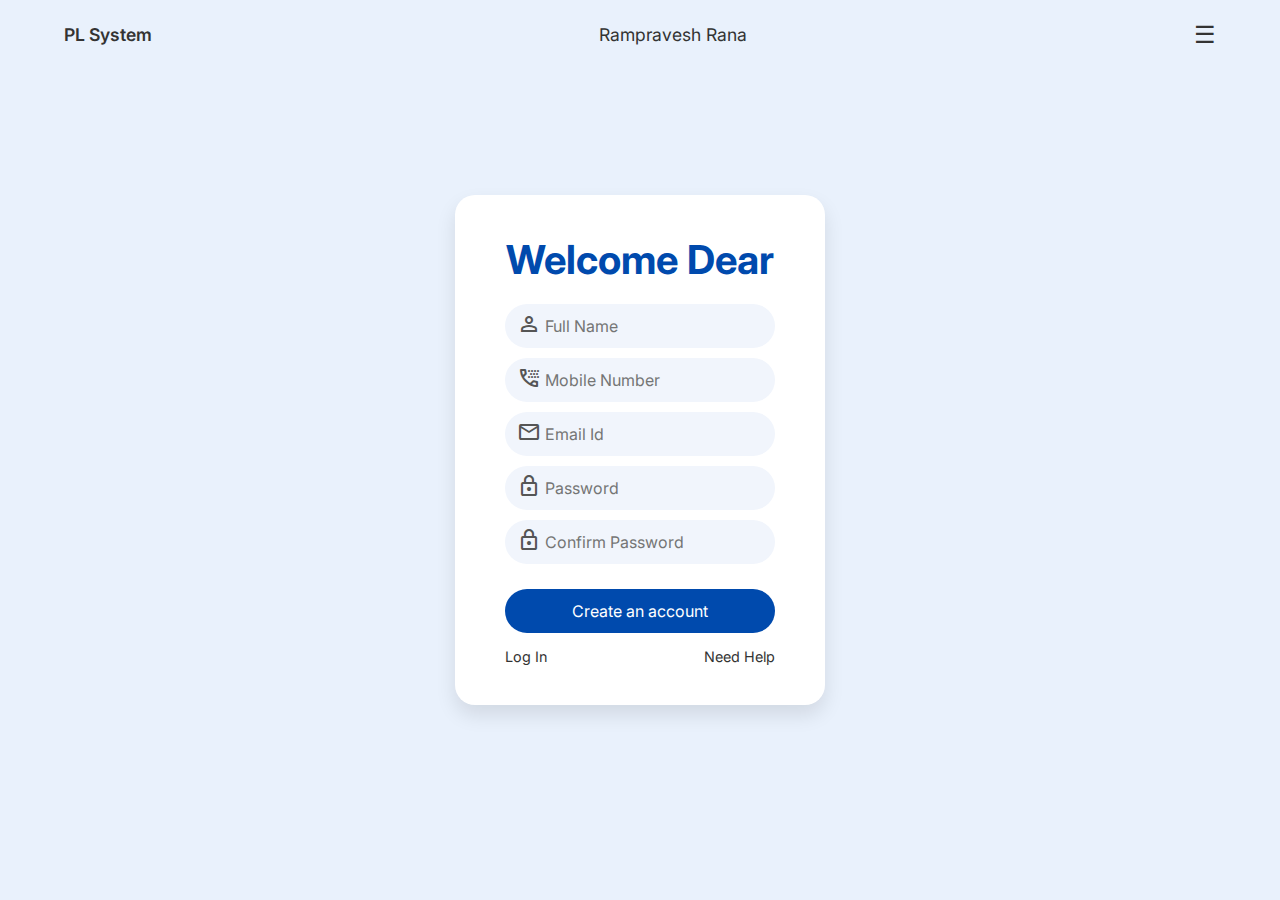
<file: index.html>
<!DOCTYPE html>
<html lang="en">
<head>
  <meta charset="UTF-8">
  <meta name="viewport" content="width=device-width, initial-scale=1.0">
  <title>Sign Up - PL System</title>
  <link rel="stylesheet" href="https://fonts.googleapis.com/css2?family=Material+Symbols+Outlined:opsz,wght,FILL,GRAD@48,400,0,0&family=Material+Symbols+Rounded:opsz,wght,FILL,GRAD@48,400,1,0" />
  <link rel="stylesheet" href="Style-Page/style.css">
</head>

<body>
  <header>
    <div class="logo">PL System</div>
    <div>Rampravesh Rana</div>
    <div class="menu-icon">&#9776;</div>
  </header>

  <form action="" onsubmit="return validateForm()">
    <div class="login-container">
      <div class="logo-icon">Welcome Dear</div>

      <div class="input-field">
        <span id="input-logo" class="material-symbols-outlined">person</span>
        <input type="text" name="fullName" placeholder="Full Name" required>
      </div>

      <div class="input-field">
        <span id="input-logo" class="material-symbols-outlined">tty</span>
        <input type="tel" name="mobileNumber" id="mobile" maxlength="10" placeholder="Mobile Number" required>
      </div>

      <div class="input-field">
        <span id="input-logo" class="material-symbols-outlined">mail</span>
        <input type="text" name="gmailId" id="email" placeholder="Email Id" required>
      </div>

      <div class="input-field">
        <span id="input-logo" class="material-symbols-outlined">lock</span>
        <input type="text" name="password" id="password" placeholder="Password" required>
      </div>

      <div class="input-field">
        <span id="input-logo" class="material-symbols-outlined">lock</span>
        <input type="password" name="confirmPassword" id="confirmPassword" placeholder="Confirm Password" required>
      </div>

      <button type="submit" class="button">Create an account</button>

      <div class="links">
        <a href="LogIn-Page/login.html">Log In</a>
        <a href="LogIn-Page/needHelp.html">Need Help</a>
      </div>
    </div>
  </form>
  
  <!-- External js page link -->
  <script src="Script-Page/validate.js"></script>

</body>
</html>
</file>
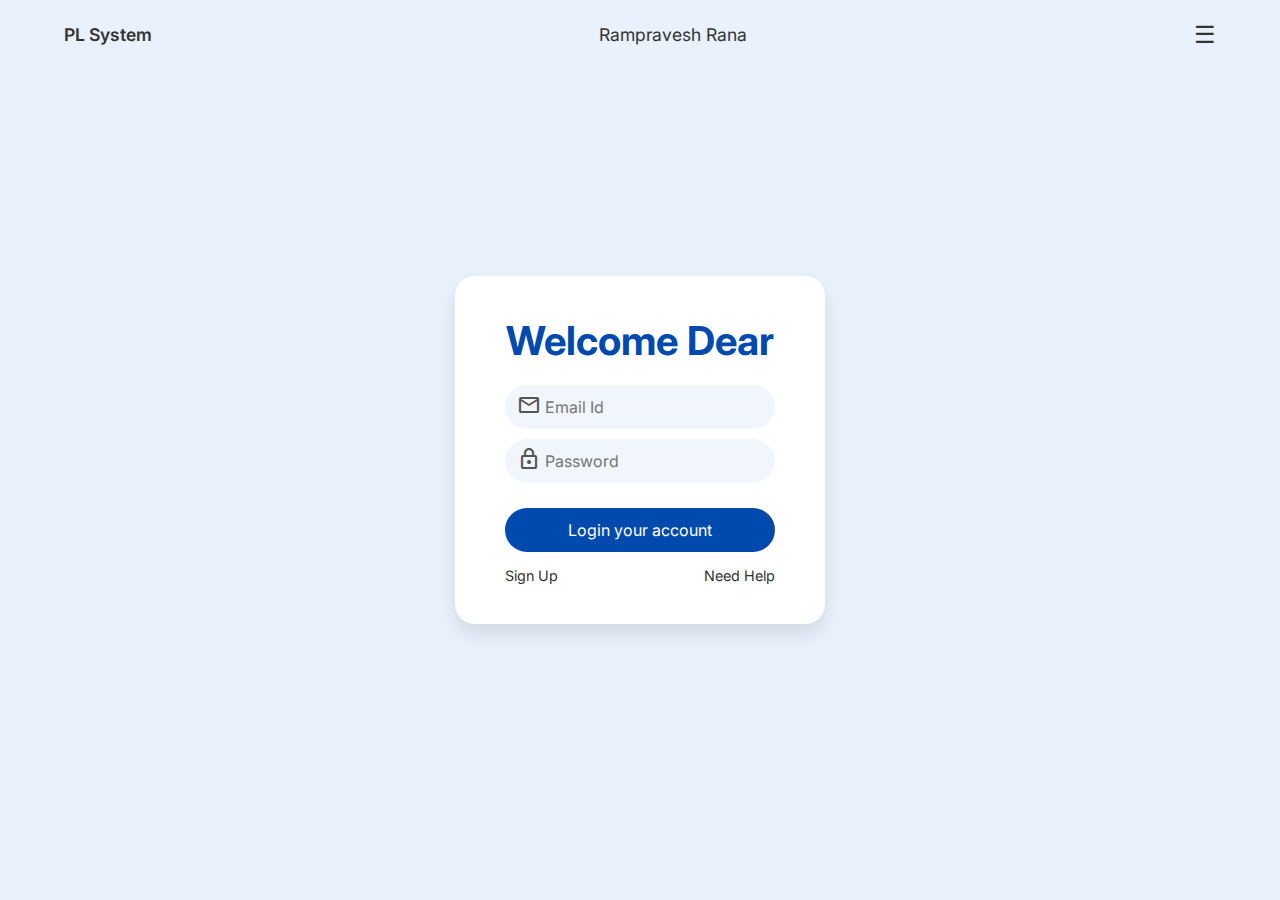
<file: LogIn Page/login.html>
<!DOCTYPE html>
<html lang="en">
<head>
  <meta charset="UTF-8">
  <meta name="viewport" content="width=device-width, initial-scale=1.0">
  <title>Log In - PL System</title>
  <link rel="stylesheet" href="https://fonts.googleapis.com/css2?family=Material+Symbols+Outlined:opsz,wght,FILL,GRAD@48,400,0,0&family=Material+Symbols+Rounded:opsz,wght,FILL,GRAD@48,400,1,0" />
  <link rel="stylesheet" href="/Style Page/style.css">
</head>

<body>
  <header>
    <div class="logo">PL System</div>
    <div>Rampravesh Rana</div>
    <div class="menu-icon">&#9776;</div>
  </header>

  <form action="" onsubmit="return validateForm()">
    <div class="login-container">
      <div class="logo-icon">Welcome Dear</div>

      <div class="input-field">
        <span id="input-logo" class="material-symbols-outlined">mail</span>
        <input type="text" name="gmailId" id="email" placeholder="Email Id" required>
      </div>

      <div class="input-field">
        <span id="input-logo" class="material-symbols-outlined">lock</span>
        <input type="text" name="password" id="password" placeholder="Password" required>
      </div>

      <button type="submit" class="button">Login your account</button>

      <div class="links">
        <a href="/index.html">Sign Up</a>
        <a href="needHelp.html">Need Help</a>
      </div>
    </div>
  </form>

  <script src="login.js"></script>
</body>
</html>
</file>
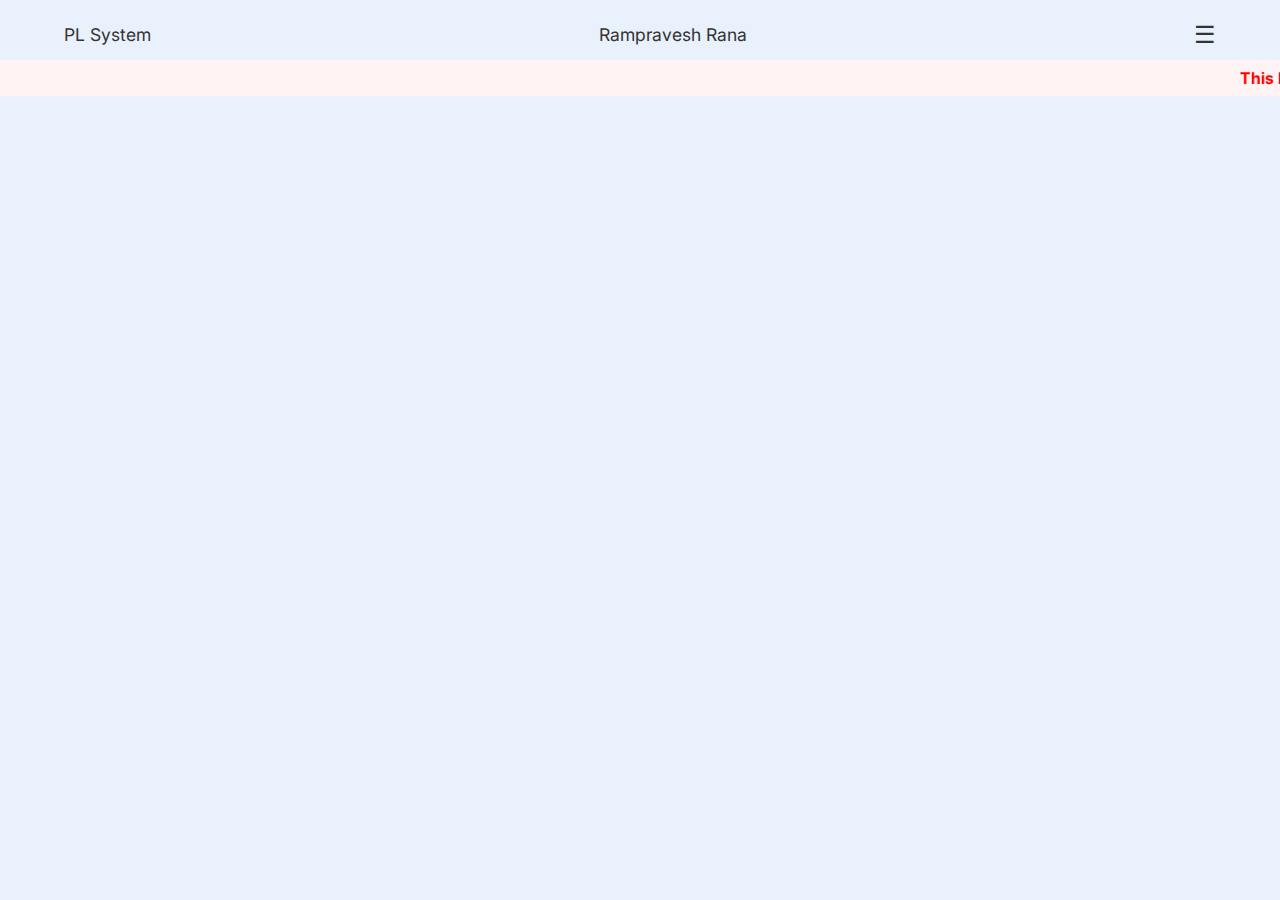
<file: LogIn Page/needHelp.html>
<!DOCTYPE html>
<html lang="en">
<head>
    <meta charset="UTF-8">
    <meta name="viewport" content="width=device-width, initial-scale=1.0">
    <title>Need Help - PL System</title>
    <link rel="stylesheet" href="https://fonts.googleapis.com/css2?family=Inter:ital,opsz,wght@0,14..32,100..900;1,14..32,100..900&family=Roboto:wght@100..900&display=swap">

    <style>
    * {
      margin: 0;
      padding: 0;
      box-sizing: border-box;
      font-family: "Inter", sans-serif;
    }

    body {
      background-color: #e9f1fc;
      display: flex;
      justify-content: center;
      align-items: center;
      height: 100vh;
      flex-direction: column;
    }

    header {
      position: absolute;
      top: 20px;
      width: 90%;
      display: flex;
      justify-content: space-between;
      align-items: center;
      font-size: 1.1rem;
      color: #333;
    }

    header .menu-icon {
      font-size: 1.5rem;
      cursor: pointer;
    }

    marquee {
        position: absolute;
        top: 60px;
        color: red;
        font-weight: bold;
        background: #fff3f3;
        padding: 8px;
    }

    </style>
</head>
<body>
    <header>
        <div class="logo">PL System</div>
        <div>Rampravesh Rana</div>
        <div class="menu-icon">&#9776;</div>
    </header>

    <marquee behavior="scroll" direction="left">This Page is under Development Phase.</marquee>

</body>
</html>
</file>
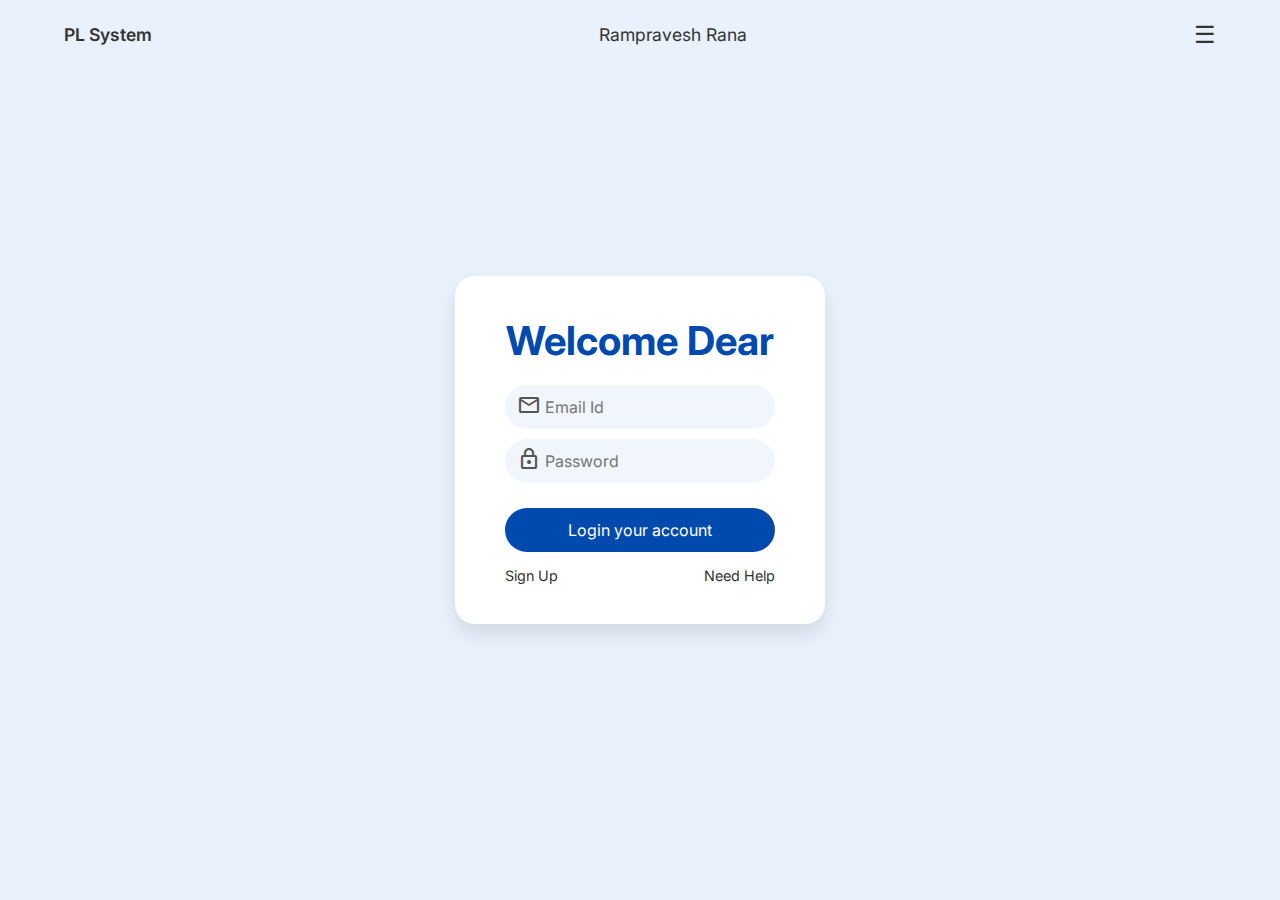
<file: LogIn-Page/login.html>
<!DOCTYPE html>
<html lang="en">
<head>
  <meta charset="UTF-8">
  <meta name="viewport" content="width=device-width, initial-scale=1.0">
  <title>Log In - PL System</title>
  <link rel="stylesheet" href="https://fonts.googleapis.com/css2?family=Material+Symbols+Outlined:opsz,wght,FILL,GRAD@48,400,0,0&family=Material+Symbols+Rounded:opsz,wght,FILL,GRAD@48,400,1,0" />
  <link rel="stylesheet" href="login.css">
</head>

<body>
  <header>
    <div class="logo">PL System</div>
    <div>Rampravesh Rana</div>
    <div class="menu-icon">&#9776;</div>
  </header>

  <form action="" onsubmit="return validateForm()">
    <div class="login-container">
      <div class="logo-icon">Welcome Dear</div>

      <div class="input-field">
        <span id="input-logo" class="material-symbols-outlined">mail</span>
        <input type="text" name="gmailId" id="email" placeholder="Email Id" required>
      </div>

      <div class="input-field">
        <span id="input-logo" class="material-symbols-outlined">lock</span>
        <input type="text" name="password" id="password" placeholder="Password" required>
      </div>

      <button type="submit" class="button">Login your account</button>

      <div class="links">
        <a href="../index.html">Sign Up</a>
        <a href="needHelp.html">Need Help</a>
      </div>
    </div>
  </form>

  <script src="login.js"></script>
</body>
</html>
</file>
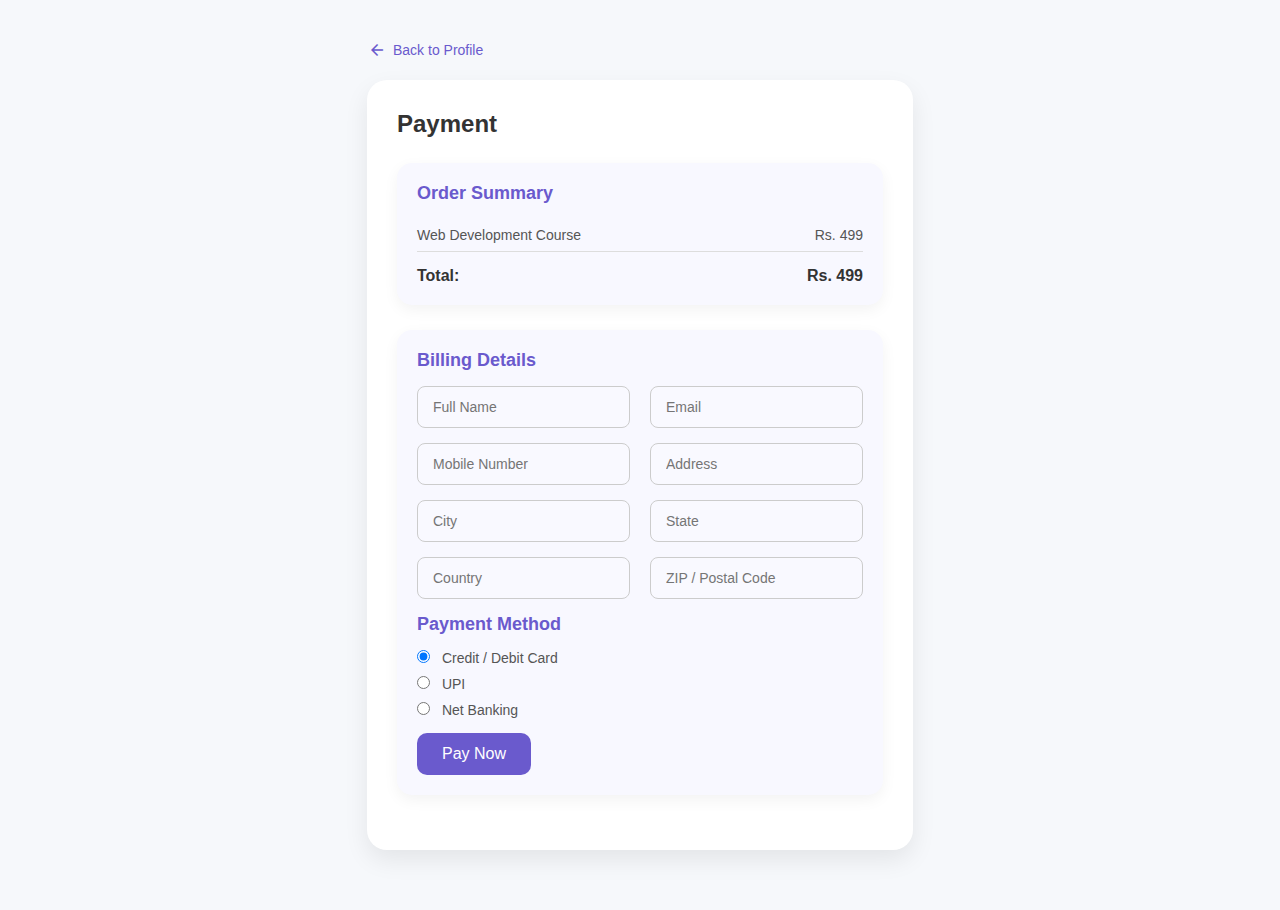
<file: Dashboard/Pages/payment.html>
<!DOCTYPE html>
<html lang="en">
<head>
  <meta charset="UTF-8">
  <meta name="viewport" content="width=device-width, initial-scale=1.0">
  <title>Payment - PL System</title>
  <link rel="stylesheet" href="update-profile.css">
  <link rel="stylesheet" href="https://fonts.googleapis.com/css2?family=Material+Symbols+Outlined" />
</head>
<body>
  <div class="container">
    <main class="main">
        <a href="../my-courses.html" class="back-btn">
      <span class="material-symbols-outlined">arrow_back</span> Back to Profile
    </a>

      <section class="payment-section">
        <h2>Payment</h2>

        <div class="payment-summary">
          <h3>Order Summary</h3>
          <ul>
            <li><span>Web Development Course</span> <span>Rs. 499</span></li>
          </ul>
          <div class="total">
            <span>Total:</span>
            <span>Rs. 499</span>
          </div>
        </div>

        <div class="billing-details">
          <h3>Billing Details</h3>
          <form>
            <div class="form-row">
              <div class="form-group">
                <input type="text" placeholder="Full Name" required>
              </div>
              <div class="form-group">
                <input type="email" placeholder="Email" required>
              </div>
            </div>

            <div class="form-row">
              <div class="form-group">
                <input type="tel" placeholder="Mobile Number" required>
              </div>
              <div class="form-group">
                <input type="text" placeholder="Address" required>
              </div>
            </div>

            <div class="form-row">
              <div class="form-group">
                <input type="text" placeholder="City" required>
              </div>
              <div class="form-group">
                <input type="text" placeholder="State" required>
              </div>
            </div>

            <div class="form-row">
              <div class="form-group">
                <input type="text" placeholder="Country" required>
              </div>
              <div class="form-group">
                <input type="text" placeholder="ZIP / Postal Code" required>
              </div>
            </div>
            
            <div class="payment-method">
              <h3>Payment Method</h3>
              <label><input type="radio" name="payment" value="credit-card" checked> Credit / Debit Card</label>
              <label><input type="radio" name="payment" value="upi"> UPI</label>
              <label><input type="radio" name="payment" value="netbanking"> Net Banking</label>
            </div>

            <button type="submit" class="pay-btn">Pay Now</button>
          </form>
        </div>
      </section>
    </main>
  </div>
</body>
</html>
</file>
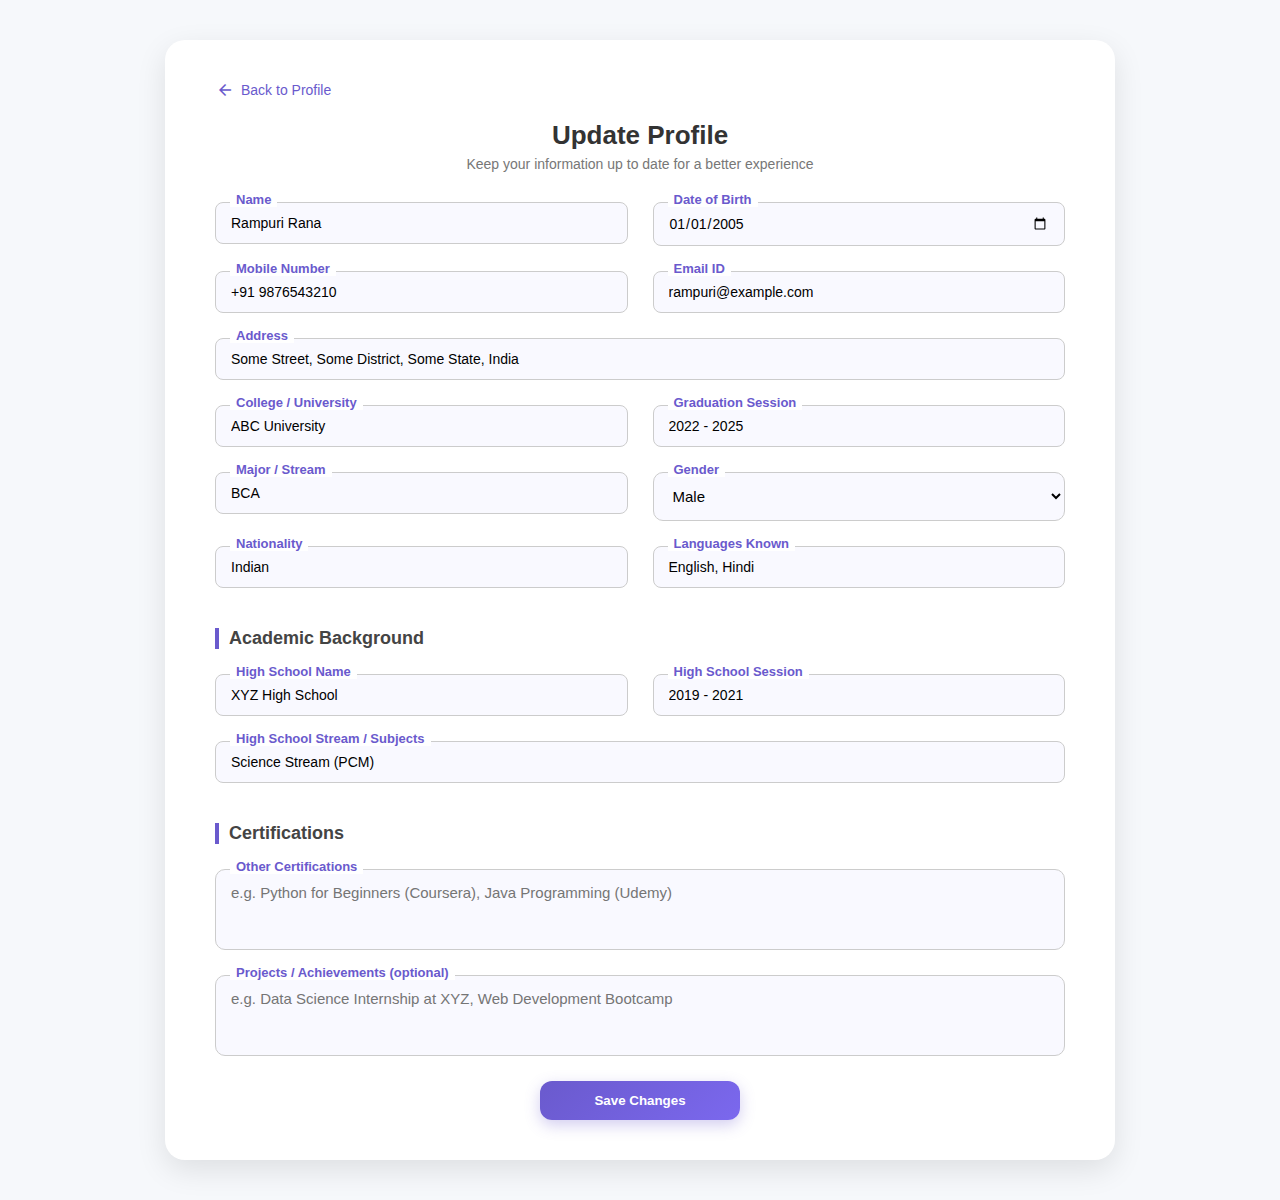
<file: Dashboard/Pages/update-profile.html>
<!DOCTYPE html>
<html lang="en">
<head>
  <meta charset="UTF-8" />
  <meta name="viewport" content="width=device-width, initial-scale=1.0" />
  <title>Update Profile - PL System</title>
  <link rel="stylesheet" href="https://fonts.googleapis.com/css2?family=Material+Symbols+Outlined" />
  <link rel="stylesheet" href="update-profile.css" />
</head>
<body>
  <div class="update-container">
    <a href="../my-profile.html" class="back-btn">
      <span class="material-symbols-outlined">arrow_back</span> Back to Profile
    </a>

    <header class="update-header">
      <h1>Update Profile</h1>
      <p>Keep your information up to date for a better experience</p>
    </header>

    <form class="update-form">
      <div class="form-row">
        <div class="form-group">
          <input type="text" value="Rampuri Rana" required readonly/>
          <label>Name</label>
        </div>
        <div class="form-group">
          <input type="date" value="2005-01-01" required />
          <label>Date of Birth</label>
        </div>
      </div>

      <div class="form-row">
        <div class="form-group">
          <input type="tel" value="+91 9876543210" required readonly/>
          <label>Mobile Number</label>
        </div>
        <div class="form-group">
          <input type="email" value="rampuri@example.com" required readonly/>
          <label>Email ID</label>
        </div>
      </div>

      <div class="form-row">
        <div class="form-group full-width">
          <input type="text" value="Some Street, Some District, Some State, India" required />
          <label>Address</label>
        </div>
      </div>

      <div class="form-row">
        <div class="form-group">
          <input type="text" value="ABC University" required />
          <label>College / University</label>
        </div>
        <div class="form-group">
          <input type="text" value="2022 - 2025" required />
          <label>Graduation Session</label>
        </div>
      </div>

      <div class="form-row">
        <div class="form-group">
          <input type="text" value="BCA" required />
          <label>Major / Stream</label>
        </div>
        <div class="form-group">
          <select required>
            <option selected>Male</option>
            <option>Female</option>
            <option>Other</option>
          </select>
          <label>Gender</label>
        </div>
      </div>

      <div class="form-row">
        <div class="form-group">
          <input type="text" value="Indian" required />
          <label>Nationality</label>
        </div>
        <div class="form-group">
          <input type="text" value="English, Hindi" required />
          <label>Languages Known</label>
        </div>
      </div>

      <h3 class="section-title">Academic Background</h3>
      <div class="form-row">
        <div class="form-group">
          <input type="text" value="XYZ High School" required />
          <label>High School Name</label>
        </div>
        <div class="form-group">
          <input type="text" value="2019 - 2021" required />
          <label>High School Session</label>
        </div>
      </div>

      <div class="form-row">
        <div class="form-group full-width">
          <input type="text" value="Science Stream (PCM)" required />
          <label>High School Stream / Subjects</label>
        </div>
      </div>

      <h3 class="section-title">Certifications</h3>
      <div class="form-row">
        <div class="form-group full-width">
          <textarea rows="3" placeholder="e.g. Python for Beginners (Coursera), Java Programming (Udemy)" required></textarea>
          <label>Other Certifications</label>
        </div>
      </div>

      <div class="form-row">
        <div class="form-group full-width">
          <textarea rows="3" placeholder="e.g. Data Science Internship at XYZ, Web Development Bootcamp"></textarea>
          <label>Projects / Achievements (optional)</label>
        </div>
      </div>

      <button type="submit" class="save-btn">Save Changes</button>
    </form>
  </div>
</body>
</html>
</file>
<file: Style-Page/style.css>
@import url('https://fonts.googleapis.com/css2?family=Inter:ital,opsz,wght@0,14..32,100..900;1,14..32,100..900&family=Roboto:wght@100..900&display=swap');

* {
    margin: 0;
    padding: 0;
    box-sizing: border-box;
    font-family: "Inter", sans-serif;
}

body {
    background-color: #e9f1fc;
    display: flex;
    justify-content: center;
    align-items: center;
    height: 100vh;
    flex-direction: column;
}

header {
    position: absolute;
    top: 20px;
    width: 90%;
    display: flex;
    justify-content: space-between;
    align-items: center;
    font-size: 1.1rem;
    color: #333;
}

header .menu-icon {
    font-size: 1.5rem;
    cursor: pointer;
}

.logo {
    font-weight: 600;
}

.login-container {
    background: white;
    padding: 40px 50px;
    border-radius: 20px;
    box-shadow: 0 10px 20px rgba(0, 0, 0, 0.1);
    text-align: center;
    width: 370px;
}

.logo-icon {
    font-size: 2.5rem;
    font-weight: bold;
    color: #004aad;
    margin-bottom: 20px;
}

.input-field {
    width: 100%;
    margin: 10px 0;
    position: relative;
}

.input-field input {
    width: 100%;
    padding: 12px 15px 12px 40px;
    border: none;
    outline: none;
    background: #f1f5fc;
    border-radius: 30px;
    font-size: 1rem;
}

.input-field #input-logo {
    position: absolute;
    left: 12px;
    top: 46%;
    transform: translateY(-50%);
    color: #555;
}

.button {
    width: 100%;
    padding: 12px;
    margin-top: 15px;
    border: none;
    border-radius: 30px;
    background-color: #004aad;
    color: white;
    font-size: 1rem;
    cursor: pointer;
    transition: background 0.3s;
}

.button:hover {
    background-color: #003b8a;
}

.links {
    display: flex;
    justify-content: space-between;
    margin-top: 15px;
    font-size: 0.9rem;
}

.links a {
    text-decoration: none;
    color: #333;
}

.links a:hover {
    color: #004aad;
}
</file>
<file: Style Page/style.css>
@import url('https://fonts.googleapis.com/css2?family=Inter:ital,opsz,wght@0,14..32,100..900;1,14..32,100..900&family=Roboto:wght@100..900&display=swap');

* {
    margin: 0;
    padding: 0;
    box-sizing: border-box;
    font-family: "Inter", sans-serif;
}

body {
    background-color: #e9f1fc;
    display: flex;
    justify-content: center;
    align-items: center;
    height: 100vh;
    flex-direction: column;
}

header {
    position: absolute;
    top: 20px;
    width: 90%;
    display: flex;
    justify-content: space-between;
    align-items: center;
    font-size: 1.1rem;
    color: #333;
}

header .menu-icon {
    font-size: 1.5rem;
    cursor: pointer;
}

.logo {
    font-weight: 600;
}

.login-container {
    background: white;
    padding: 40px 50px;
    border-radius: 20px;
    box-shadow: 0 10px 20px rgba(0, 0, 0, 0.1);
    text-align: center;
    width: 370px;
}

.logo-icon {
    font-size: 2.5rem;
    font-weight: bold;
    color: #004aad;
    margin-bottom: 20px;
}

.input-field {
    width: 100%;
    margin: 10px 0;
    position: relative;
}

.input-field input {
    width: 100%;
    padding: 12px 15px 12px 40px;
    border: none;
    outline: none;
    background: #f1f5fc;
    border-radius: 30px;
    font-size: 1rem;
}

.input-field #input-logo {
    position: absolute;
    left: 12px;
    top: 46%;
    transform: translateY(-50%);
    color: #555;
}

.button {
    width: 100%;
    padding: 12px;
    margin-top: 15px;
    border: none;
    border-radius: 30px;
    background-color: #004aad;
    color: white;
    font-size: 1rem;
    cursor: pointer;
    transition: background 0.3s;
}

.button:hover {
    background-color: #003b8a;
}

.links {
    display: flex;
    justify-content: space-between;
    margin-top: 15px;
    font-size: 0.9rem;
}

.links a {
    text-decoration: none;
    color: #333;
}

.links a:hover {
    color: #004aad;
}
</file>
<file: LogIn-Page/login.css>
@import url('https://fonts.googleapis.com/css2?family=Inter:ital,opsz,wght@0,14..32,100..900;1,14..32,100..900&family=Roboto:wght@100..900&display=swap');

* {
    margin: 0;
    padding: 0;
    box-sizing: border-box;
    font-family: "Inter", sans-serif;
}

body {
    background-color: #e9f1fc;
    display: flex;
    justify-content: center;
    align-items: center;
    height: 100vh;
    flex-direction: column;
}

header {
    position: absolute;
    top: 20px;
    width: 90%;
    display: flex;
    justify-content: space-between;
    align-items: center;
    font-size: 1.1rem;
    color: #333;
}

header .menu-icon {
    font-size: 1.5rem;
    cursor: pointer;
}

.logo {
    font-weight: 600;
}

.login-container {
    background: white;
    padding: 40px 50px;
    border-radius: 20px;
    box-shadow: 0 10px 20px rgba(0, 0, 0, 0.1);
    text-align: center;
    width: 370px;
}

.logo-icon {
    font-size: 2.5rem;
    font-weight: bold;
    color: #004aad;
    margin-bottom: 20px;
}

.input-field {
    width: 100%;
    margin: 10px 0;
    position: relative;
}

.input-field input {
    width: 100%;
    padding: 12px 15px 12px 40px;
    border: none;
    outline: none;
    background: #f1f5fc;
    border-radius: 30px;
    font-size: 1rem;
}

.input-field #input-logo {
    position: absolute;
    left: 12px;
    top: 46%;
    transform: translateY(-50%);
    color: #555;
}

.button {
    width: 100%;
    padding: 12px;
    margin-top: 15px;
    border: none;
    border-radius: 30px;
    background-color: #004aad;
    color: white;
    font-size: 1rem;
    cursor: pointer;
    transition: background 0.3s;
}

.button:hover {
    background-color: #003b8a;
}

.links {
    display: flex;
    justify-content: space-between;
    margin-top: 15px;
    font-size: 0.9rem;
}

.links a {
    text-decoration: none;
    color: #333;
}

.links a:hover {
    color: #004aad;
}
</file>
<file: Dashboard/Pages/update-profile.css>
* {
  margin: 0;
  padding: 0;
  box-sizing: border-box;
  font-family: "Inter", sans-serif;
}

body {
  background: #f6f8fb;
  display: flex;
  justify-content: center;
  align-items: flex-start;
  min-height: 100vh;
  padding: 40px 20px;
}

/* Update Profile */

.update-container {
  width: 100%;
  max-width: 950px;
  background: #fff;
  border-radius: 20px;
  box-shadow: 0 10px 30px rgba(0,0,0,0.1);
  padding: 40px 50px;
}

.back-btn {
  display: inline-flex;
  align-items: center;
  gap: 6px;
  text-decoration: none;
  color: #6a5acd;
  font-weight: 500;
  margin-bottom: 20px;
  font-size: 14px;
  transition: 0.3s ease;
}

.back-btn span {
  font-size: 20px;
}

.back-btn:hover {
  color: #563dbe;
}

.update-header {
  text-align: center;
  margin-bottom: 30px;
}

.update-header h1 {
  font-size: 26px;
  color: #333;
  margin-bottom: 5px;
}

.update-header p {
  color: #777;
  font-size: 14px;
}

.update-form {
  display: flex;
  flex-direction: column;
  gap: 25px;
}

.form-row {
  display: flex;
  gap: 25px;
  flex-wrap: wrap;
}

.form-group {
  position: relative;
  flex: 1;
  display: flex;
  flex-direction: column-reverse;
}

.form-group.full-width {
  flex: 1 1 100%;
}

.form-group input,
.form-group select,
.form-group textarea {
  padding: 14px 15px;
  border: 1px solid #ccc;
  border-radius: 10px;
  font-size: 15px;
  outline: none;
  background: #f9f9ff;
  resize: none;
  transition: 0.3s ease;
}

.form-group input:focus,
.form-group select:focus,
.form-group textarea:focus {
  border-color: #6a5acd;
  background: #fff;
  box-shadow: 0 0 8px rgba(106,90,205,0.2);
}

.form-group label {
  position: absolute;
  top: -10px;
  left: 15px;
  background: #fff;
  color: #6a5acd;
  font-size: 13px;
  font-weight: 600;
  padding: 0 6px;
}

.section-title {
  font-size: 18px;
  font-weight: 600;
  color: #444;
  margin-top: 15px;
  border-left: 4px solid #6a5acd;
  padding-left: 10px;
}

.save-btn {
  align-self: center;
  width: 200px;
  padding: 12px;
  background: linear-gradient(135deg, #6a5acd, #7b68ee);
  color: #fff;
  border: none;
  border-radius: 12px;
  font-weight: 600;
  cursor: pointer;
  box-shadow: 0 5px 15px rgba(106,90,205,0.3);
  transition: all 0.3s ease;
}

.save-btn:hover {
  transform: translateY(-3px);
  background: linear-gradient(135deg, #5b4ecf, #6a5acd);
}

@media (max-width: 768px) {
  .update-container {
    padding: 30px 25px;
  }

  .form-row {
    flex-direction: column;
  }

  .save-btn {
    width: 100%;
  }

    .back-btn {
    font-size: 16px;
    gap: 8px;
    margin-bottom: 15px;
  }

  .back-btn span {
    font-size: 24px;
  }
}

@media (max-width: 480px) {
  .back-btn {
    font-size: 17px;
    gap: 10px;
    padding: 6px 10px;
    display: flex;
    align-items: center;
  }

  .back-btn span {
    font-size: 26px;
  }
}

/* Payment Page */

.payment-section {
  background: #fff;
  border-radius: 20px;
  padding: 30px;
  box-shadow: 0 10px 25px rgba(0,0,0,0.08);
  margin-bottom: 20px;
}

.payment-section h2 {
  margin-bottom: 25px;
  color: #333;
}

.payment-summary, .billing-details {
  background: #f8f8ff;
  border-radius: 15px;
  padding: 20px;
  margin-bottom: 25px;
  box-shadow: 0 5px 15px rgba(0,0,0,0.05);
}

.payment-summary h3, .billing-details h3 {
  color: #6a5acd;
  margin-bottom: 15px;
  font-size: 18px;
}

.payment-summary ul {
  list-style: none;
  padding: 0;
  margin-bottom: 15px;
}

.payment-summary ul li {
  display: flex;
  justify-content: space-between;
  padding: 8px 0;
  font-size: 14px;
  color: #555;
  border-bottom: 1px solid #ddd;
}

.payment-summary .total {
  display: flex;
  justify-content: space-between;
  font-weight: 600;
  color: #333;
  font-size: 16px;
  margin-top: 10px;
}

.billing-details form .form-row {
  display: flex;
  gap: 20px;
  flex-wrap: wrap;
  margin-bottom: 15px;
}

.form-group {
  flex: 1;
  display: flex;
  flex-direction: column;
}

.form-group input {
  padding: 12px 15px;
  border: 1px solid #ccc;
  border-radius: 8px;
  font-size: 14px;
  outline: none;
}

.payment-method {
  margin: 15px 0;
}

.payment-method label {
  display: block;
  margin-bottom: 10px;
  font-size: 14px;
  color: #555;
  cursor: pointer;
}

.payment-method input {
  margin-right: 8px;
}

.pay-btn {
  padding: 12px 25px;
  background: #6a5acd;
  color: #fff;
  border: none;
  border-radius: 10px;
  font-size: 16px;
  cursor: pointer;
  transition: 0.3s ease;
}

.pay-btn:hover {
  background: #563dbe;
}

@media (max-width: 768px) {
  .form-row {
    flex-direction: column;
  }
  .payment-section {
    margin-top: 90px;
  }
}
</file>
